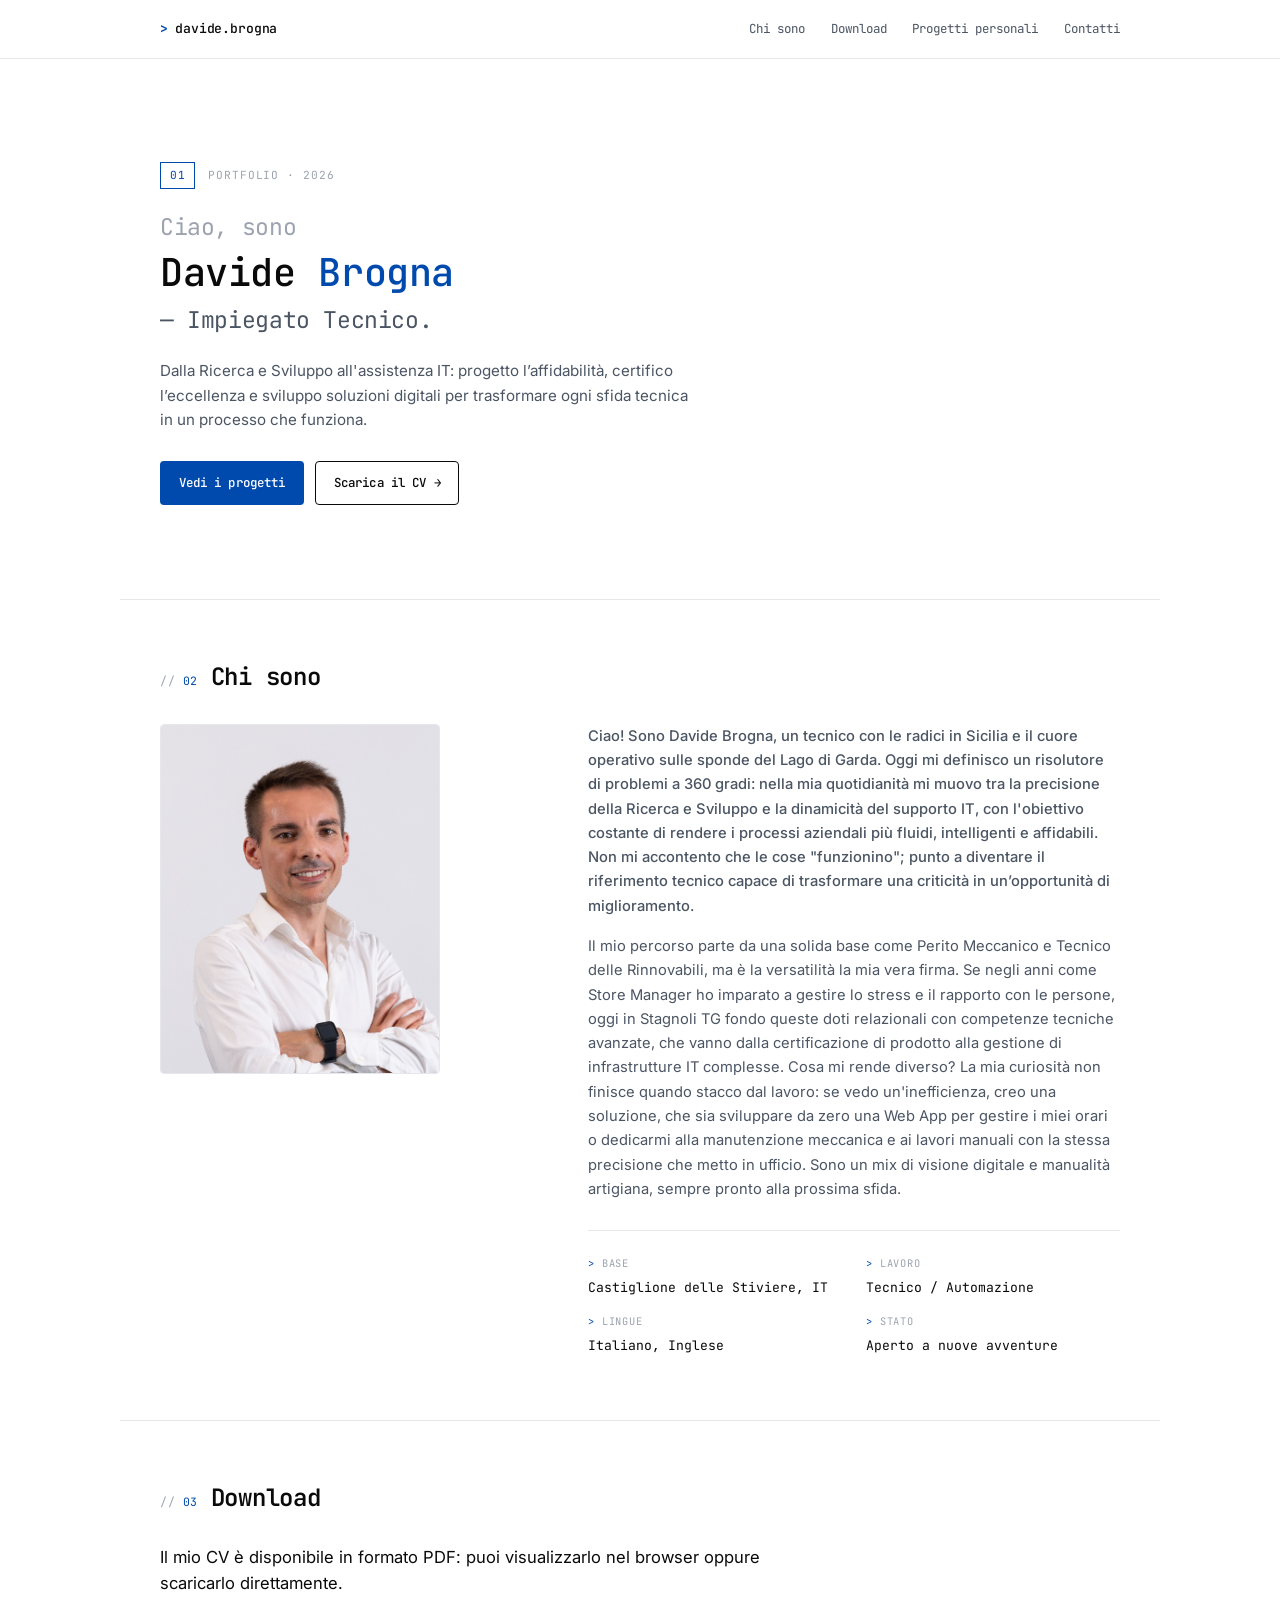
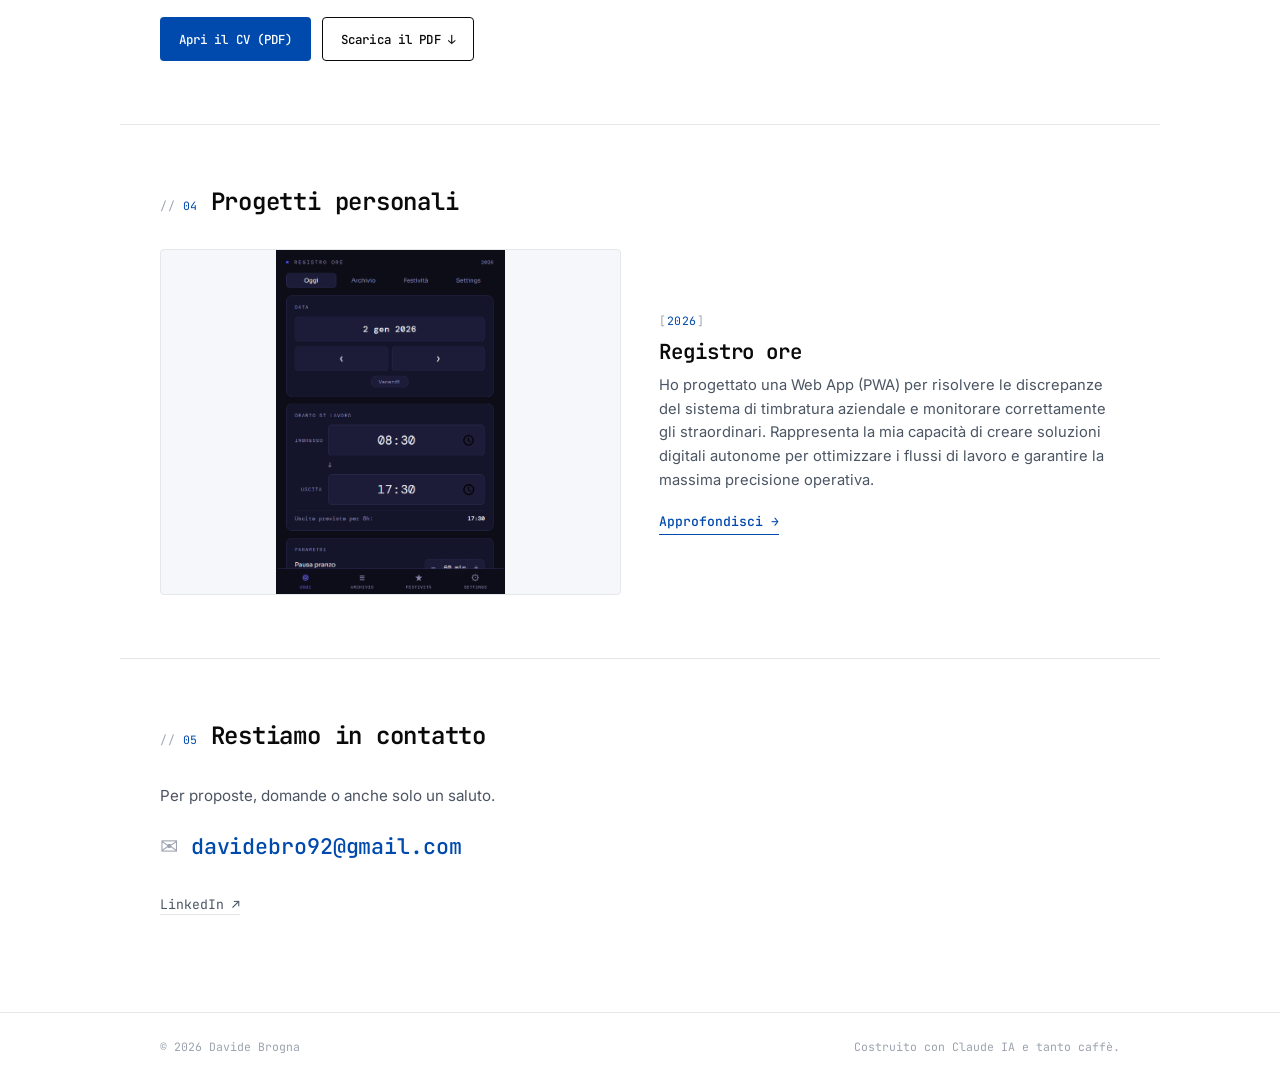
<file: index.html>
<!DOCTYPE html>
<html lang="it">
<head>
  <meta charset="UTF-8" />
  <meta name="viewport" content="width=device-width, initial-scale=1.0" />
  <title>Davide Brogna — Portfolio personale</title>
  <meta name="description" content="Sito personale di Davide Brogna. Progetti, curriculum e contatti." />

  <!-- Open Graph (anteprima quando condividi il link su social/messaggi) -->
  <meta property="og:title" content="Davide Brogna — Portfolio personale" />
  <meta property="og:description" content="Progetti, curriculum e contatti." />
  <meta property="og:type" content="website" />

  <!-- Favicon: sostituiscilo con il tuo dentro /assets/ -->
  <link rel="icon" href="assets/favicon.svg" type="image/svg+xml" />

  <!-- Font (Google Fonts): JetBrains Mono per il look "code" + Inter come neutro -->
  <link rel="preconnect" href="https://fonts.googleapis.com" />
  <link rel="preconnect" href="https://fonts.gstatic.com" crossorigin />
  <link
    href="https://fonts.googleapis.com/css2?family=JetBrains+Mono:wght@400;500;600;700&family=Inter:wght@400;500;600&display=swap"
    rel="stylesheet"
  />

  <link rel="stylesheet" href="style.css" />
</head>
<body>

  <!-- ====== NAVIGATION ====== -->
  <header class="nav">
    <div class="nav__inner">
      <a href="#top" class="nav__logo">
        <span class="nav__logo-mark">&gt;</span>
        <span class="nav__logo-text">davide.brogna</span>
      </a>

      <nav class="nav__links" aria-label="Navigazione principale">
        <a href="#about">Chi sono</a>
        <a href="#download">Download</a>
        <a href="#progetti">Progetti personali</a>
        <a href="#contatti">Contatti</a>
      </nav>

      <button class="nav__toggle" aria-label="Apri menu" aria-expanded="false">
        <span></span><span></span><span></span>
      </button>
    </div>
  </header>

  <!-- ====== HERO ====== -->
  <section id="top" class="hero">
    <div class="hero__meta">
      <span class="hero__index">01</span>
      <span class="hero__label">Portfolio · 2026</span>
    </div>

    <h1 class="hero__title">
      <span class="hero__line">Ciao, sono</span>
      <span class="hero__line hero__line--accent">Davide <em>Brogna</em></span>
      <span class="hero__line hero__line--small">— Impiegato Tecnico.</span>
    </h1>

    <p class="hero__intro">
      Dalla Ricerca e Sviluppo all'assistenza IT: progetto l’affidabilità, certifico l’eccellenza e sviluppo soluzioni digitali per trasformare ogni sfida tecnica in un processo che funziona.
    </p>

    <div class="hero__actions">
      <a href="#progetti" class="btn btn--primary">Vedi i progetti</a>
      <a href="#download" class="btn btn--ghost">Scarica il CV →</a>
    </div>

    <div class="hero__corner" aria-hidden="true">
      <div class="hero__corner-line"></div>
      <span class="hero__corner-text">scroll ↓</span>
    </div>
  </section>

  <!-- ====== ABOUT ====== -->
  <section id="about" class="section">
    <div class="section__head">
      <span class="section__num">02</span>
      <h2 class="section__title">Chi sono</h2>
    </div>

    <div class="about">
      <div class="about__photo">
        <!-- Sostituisci con la tua foto in /assets/images/ -->
        <img src="assets/images/profilo.jpg" alt="Foto di Davide Brogna" loading="lazy" />
      </div>

      <div class="about__text">
        <p class="about__lead">
          Ciao! Sono Davide Brogna, un tecnico con le radici in Sicilia e il cuore operativo sulle sponde del Lago di Garda. 
          Oggi mi definisco un risolutore di problemi a 360 gradi: nella mia quotidianità mi muovo tra la precisione della 
          Ricerca e Sviluppo e la dinamicità del supporto IT, con l'obiettivo costante di rendere i processi aziendali più 
          fluidi, intelligenti e affidabili. 
          Non mi accontento che le cose "funzionino"; punto a diventare il riferimento tecnico capace di trasformare una 
          criticità in un’opportunità di miglioramento.
        </p>
        <p>
          Il mio percorso parte da una solida base come Perito Meccanico e Tecnico delle Rinnovabili, ma è la versatilità la mia vera firma. 
          Se negli anni come Store Manager ho imparato a gestire lo stress e il rapporto con le persone, oggi in Stagnoli TG fondo queste doti 
          relazionali con competenze tecniche avanzate, che vanno dalla certificazione di prodotto alla gestione di infrastrutture IT complesse. 
          Cosa mi rende diverso? La mia curiosità non finisce quando stacco dal lavoro: se vedo un'inefficienza, creo una soluzione, che sia 
          sviluppare da zero una Web App per gestire i miei orari o dedicarmi alla manutenzione meccanica e ai lavori manuali con la stessa precisione che metto in ufficio. 
          Sono un mix di visione digitale e manualità artigiana, sempre pronto alla prossima sfida.
        </p>

        <ul class="about__facts">
          <li><span>Base</span> Castiglione delle Stiviere, IT</li>
          <li><span>Lavoro</span> Tecnico / Automazione</li>
          <li><span>Lingue</span> Italiano, Inglese</li>
          <li><span>Stato</span> Aperto a nuove avventure</li>
        </ul>
      </div>
    </div>
  </section>

  <!-- ====== DOWNLOAD ====== -->
  <section id="download" class="section section--cv">
    <div class="section__head">
      <span class="section__num">03</span>
      <h2 class="section__title">Download</h2>
    </div>

    <div class="cv">
      <p class="cv__text">
        Il mio CV è disponibile in formato PDF: puoi visualizzarlo nel browser
        oppure scaricarlo direttamente.
      </p>
      <div class="cv__actions">
        <!-- Il file PDF va in /assets/file/cv.pdf
             (la cartella "file" può ospitare anche altri documenti che vuoi linkare) -->
        <a href="assets/file/cv.pdf" class="btn btn--primary" target="_blank" rel="noopener">
          Apri il CV (PDF)
        </a>
        <a href="assets/file/cv.pdf" class="btn btn--ghost" download>
          Scarica il PDF ↓
        </a>
      </div>
    </div>
  </section>

  <!-- ====== PROGETTI PERSONALI ====== -->
  <section id="progetti" class="section">
    <div class="section__head">
      <span class="section__num">04</span>
      <h2 class="section__title">Progetti personali</h2>
    </div>

    <div class="projects">

      <article class="project">
        <div class="project__image">
          <img src="assets/images/progetto-1.jpg" alt="Progetto uno" loading="lazy" />
        </div>
        <div class="project__body">
          <span class="project__year">2026</span>
          <h3 class="project__title">Registro ore</h3>
          <p class="project__desc">
            Ho progettato una Web App (PWA) per risolvere le discrepanze del sistema di timbratura aziendale e 
            monitorare correttamente gli straordinari. Rappresenta la mia capacità di creare soluzioni digitali 
            autonome per ottimizzare i flussi di lavoro e garantire la massima precisione operativa.
          </p>
          <a href="progetti/registro-ore.html" class="project__link">Approfondisci →</a>
        </div>
      </article>

      <!-- Duplica il blocco <article class="project">…</article> qui sopra
           per aggiungere altri progetti. Per alternarli con immagine a destra
           usa la classe "project project--reverse". -->

    </div>
  </section>

  <!-- ====== VIDEO (sezione disattivata) ======
       Sezione nascosta. Se vuoi riattivarla, rimuovi i tag di commento
       attorno al blocco. Se invece vuoi solo embeddare un singolo video
       dentro "Chi sono" o "Progetti personali", copia il blocco
       <div class="video__frame">...</div> e incollalo dove ti serve.

  <section id="video" class="section">
    <div class="section__head">
      <span class="section__num">04</span>
      <h2 class="section__title">Video</h2>
    </div>

    <p class="section__intro">
      Una raccolta di video pescati direttamente dal mio canale YouTube.
    </p>

    <div class="videos">

      COME EMBEDDARE UN VIDEO YOUTUBE:
      1. Vai sul video su YouTube
      2. Copia l'ID dall'URL (la parte dopo "v="):
         https://www.youtube.com/watch?v=XXXXXXXXXXX  <-- l'ID è XXXXXXXXXXX
      3. Sostituisci VIDEO_ID_QUI nell'attributo src qui sotto

      <figure class="video">
        <div class="video__frame">
          <iframe
            src="https://www.youtube.com/embed/VIDEO_ID_QUI_1"
            title="Titolo video 1"
            frameborder="0"
            allow="accelerometer; autoplay; clipboard-write; encrypted-media; gyroscope; picture-in-picture; web-share"
            referrerpolicy="strict-origin-when-cross-origin"
            allowfullscreen
            loading="lazy"
          ></iframe>
        </div>
        <figcaption>
          <h3>Titolo del primo video</h3>
          <p>Una riga di contesto: di cosa parla, dove è stato girato, perché lo metti qui.</p>
        </figcaption>
      </figure>

      <figure class="video">
        <div class="video__frame">
          <iframe
            src="https://www.youtube.com/embed/VIDEO_ID_QUI_2"
            title="Titolo video 2"
            frameborder="0"
            allow="accelerometer; autoplay; clipboard-write; encrypted-media; gyroscope; picture-in-picture; web-share"
            referrerpolicy="strict-origin-when-cross-origin"
            allowfullscreen
            loading="lazy"
          ></iframe>
        </div>
        <figcaption>
          <h3>Titolo del secondo video</h3>
          <p>Altra breve descrizione del video.</p>
        </figcaption>
      </figure>

    </div>
  </section>
  ====== /VIDEO ====== -->

  <!-- ====== CONTATTI ====== -->
  <section id="contatti" class="section section--contact">
    <div class="section__head">
      <span class="section__num">05</span>
      <h2 class="section__title">Restiamo in contatto</h2>
    </div>

    <p class="contact__lead">
      Per proposte, domande o anche solo un saluto.
    </p>

    <a href="mailto:davidebro92@gmail.com" class="contact__email">
      davidebro92@gmail.com
    </a>

    <ul class="contact__socials">
      <li><a href="https://linkedin.com/in/davide92" target="_blank" rel="noopener">LinkedIn ↗</a></li>
    </ul>
  </section>

  <!-- ====== FOOTER ====== -->
  <footer class="footer">
    <div class="footer__inner">
      <span>© <span id="year"></span> Davide Brogna</span>
      <span>Costruito con Claude IA e tanto caffè.</span>
    </div>
  </footer>

  <script src="script.js"></script>
</body>
</html>
</file>
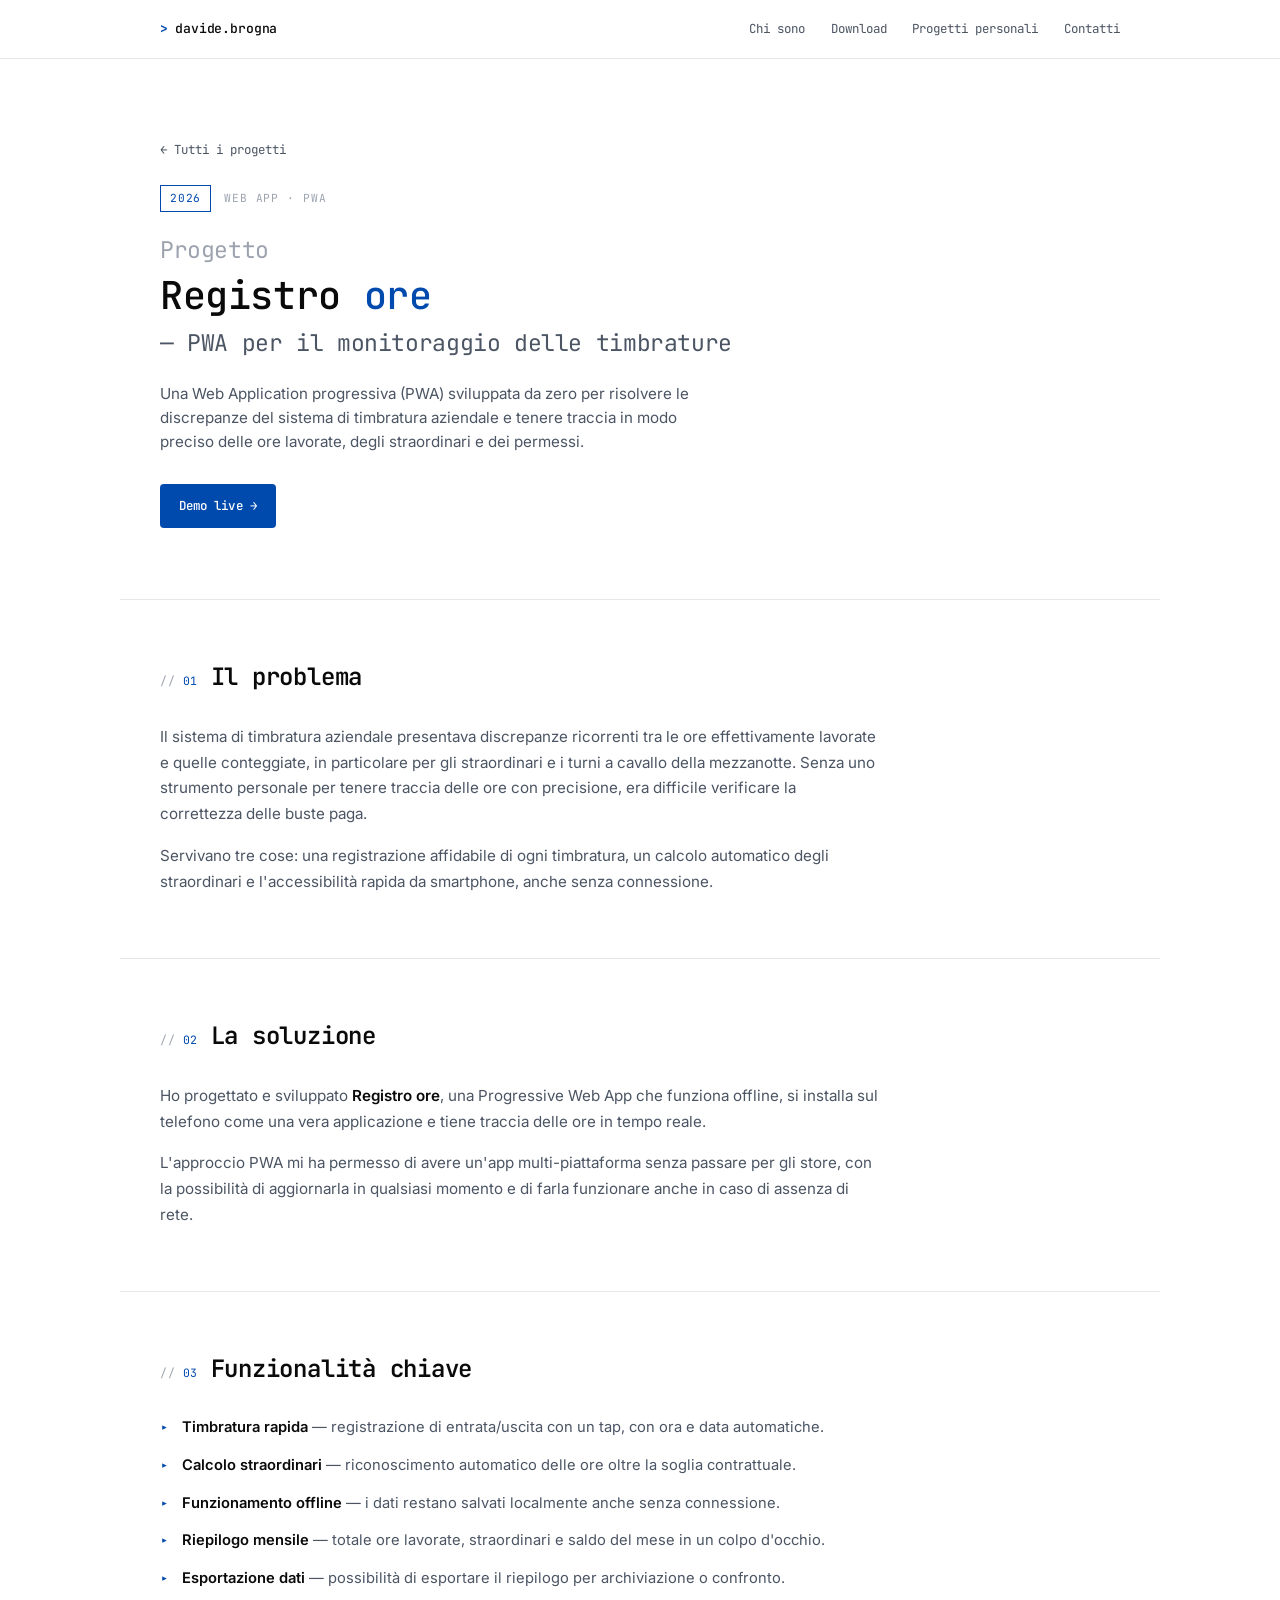
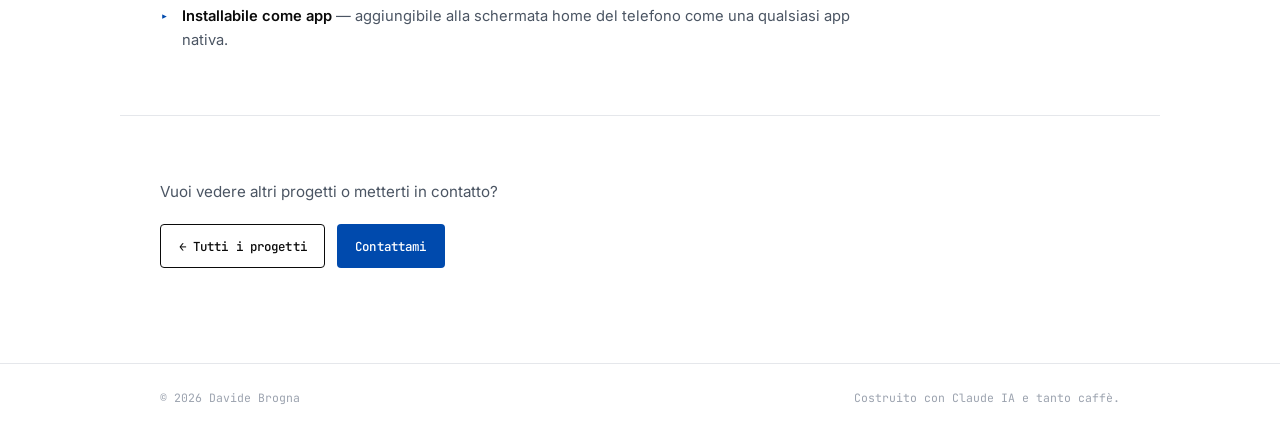
<file: progetti/registro-ore.html>
<!DOCTYPE html>
<html lang="it">
<head>
  <meta charset="UTF-8" />
  <meta name="viewport" content="width=device-width, initial-scale=1.0" />
  <title>Registro ore — Davide Brogna</title>
  <meta name="description" content="Web App PWA per la gestione e il monitoraggio delle ore di lavoro." />

  <!-- Open Graph -->
  <meta property="og:title" content="Registro ore — Progetto di Davide Brogna" />
  <meta property="og:description" content="Web App PWA per la gestione e il monitoraggio delle ore di lavoro." />
  <meta property="og:type" content="article" />

  <!-- Favicon: i percorsi sono relativi alla root del sito, quindi serve "../" -->
  <link rel="icon" href="../assets/favicon.svg" type="image/svg+xml" />

  <!-- Font (Google Fonts) -->
  <link rel="preconnect" href="https://fonts.googleapis.com" />
  <link rel="preconnect" href="https://fonts.gstatic.com" crossorigin />
  <link
    href="https://fonts.googleapis.com/css2?family=JetBrains+Mono:wght@400;500;600;700&family=Inter:wght@400;500;600&display=swap"
    rel="stylesheet"
  />

  <!-- CSS condiviso con la home (fa il join sul .. perché siamo in una sottocartella) -->
  <link rel="stylesheet" href="../style.css" />
</head>
<body>

  <!-- ====== NAVIGATION ====== -->
  <header class="nav">
    <div class="nav__inner">
      <!-- Tutti i link puntano alla home con ancora, perché siamo in una sottocartella -->
      <a href="../index.html" class="nav__logo">
        <span class="nav__logo-mark">&gt;</span>
        <span class="nav__logo-text">davide.brogna</span>
      </a>

      <nav class="nav__links" aria-label="Navigazione principale">
        <a href="../index.html#about">Chi sono</a>
        <a href="../index.html#download">Download</a>
        <a href="../index.html#progetti">Progetti personali</a>
        <a href="../index.html#contatti">Contatti</a>
      </nav>

      <button class="nav__toggle" aria-label="Apri menu" aria-expanded="false">
        <span></span><span></span><span></span>
      </button>
    </div>
  </header>

  <!-- ====== HERO PROGETTO ====== -->
  <section id="top" class="hero">
    <a href="../index.html#progetti" class="back-link">← Tutti i progetti</a>

    <div class="hero__meta">
      <span class="hero__index">2026</span>
      <span class="hero__label">Web App · PWA</span>
    </div>

    <h1 class="hero__title">
      <span class="hero__line">Progetto</span>
      <span class="hero__line hero__line--accent">Registro <em>ore</em></span>
      <span class="hero__line hero__line--small">— PWA per il monitoraggio delle timbrature</span>
    </h1>

    <p class="hero__intro">
      Una Web Application progressiva (PWA) sviluppata da zero per risolvere le
      discrepanze del sistema di timbratura aziendale e tenere traccia in modo
      preciso delle ore lavorate, degli straordinari e dei permessi.
    </p>

    <div class="hero__actions">
      <a href="https://davide-92.github.io/registro-ore/" class="btn btn--primary" target="_blank" rel="noopener">Demo live →</a>
    </div>
  </section>

  <!-- ====== IL PROBLEMA ====== -->
  <section class="section">
    <div class="section__head">
      <span class="section__num">01</span>
      <h2 class="section__title">Il problema</h2>
    </div>

    <div class="prose">
      <p>
        Il sistema di timbratura aziendale presentava discrepanze ricorrenti tra
        le ore effettivamente lavorate e quelle conteggiate, in particolare per
        gli straordinari e i turni a cavallo della mezzanotte. Senza uno strumento
        personale per tenere traccia delle ore con precisione, era difficile
        verificare la correttezza delle buste paga.
      </p>
      <p>
        Servivano tre cose: una registrazione affidabile di ogni timbratura,
        un calcolo automatico degli straordinari e l'accessibilità rapida da
        smartphone, anche senza connessione.
      </p>
    </div>
  </section>

  <!-- ====== LA SOLUZIONE ====== -->
  <section class="section">
    <div class="section__head">
      <span class="section__num">02</span>
      <h2 class="section__title">La soluzione</h2>
    </div>

    <div class="prose">
      <p>
        Ho progettato e sviluppato <strong>Registro ore</strong>, una Progressive
        Web App che funziona offline, si installa sul telefono come una vera
        applicazione e tiene traccia delle ore in tempo reale.
      </p>
      <p>
        L'approccio PWA mi ha permesso di avere un'app multi-piattaforma senza
        passare per gli store, con la possibilità di aggiornarla in qualsiasi
        momento e di farla funzionare anche in caso di assenza di rete.
      </p>
    </div>
  </section>

  <!-- ====== FUNZIONALITÀ ====== -->
  <section class="section">
    <div class="section__head">
      <span class="section__num">03</span>
      <h2 class="section__title">Funzionalità chiave</h2>
    </div>

    <ul class="feature-list">
      <li><strong>Timbratura rapida</strong> — registrazione di entrata/uscita con un tap, con ora e data automatiche.</li>
      <li><strong>Calcolo straordinari</strong> — riconoscimento automatico delle ore oltre la soglia contrattuale.</li>
      <li><strong>Funzionamento offline</strong> — i dati restano salvati localmente anche senza connessione.</li>
      <li><strong>Riepilogo mensile</strong> — totale ore lavorate, straordinari e saldo del mese in un colpo d'occhio.</li>
      <li><strong>Esportazione dati</strong> — possibilità di esportare il riepilogo per archiviazione o confronto.</li>
      <li><strong>Installabile come app</strong> — aggiungibile alla schermata home del telefono come una qualsiasi app nativa.</li>
    </ul>
  </section>

  <!-- ====== SCREENSHOT (opzionale) ====== -->
  <!-- Quando avrai degli screenshot, mettili in /assets/images/ e attiva
       la sezione qui sotto rimuovendo i tag di commento.

  <section class="section">
    <div class="section__head">
      <span class="section__num">04</span>
      <h2 class="section__title">Screenshot</h2>
    </div>

    <div class="screenshots">
      <img src="../assets/images/registro-ore-1.jpg" alt="Schermata principale" loading="lazy" />
      <img src="../assets/images/registro-ore-2.jpg" alt="Riepilogo mensile" loading="lazy" />
    </div>
  </section>
  -->

  <!-- ====== CTA RITORNO ====== -->
  <section class="section section--contact">
    <p class="contact__lead">
      Vuoi vedere altri progetti o metterti in contatto?
    </p>
    <div class="hero__actions">
      <a href="../index.html#progetti" class="btn btn--ghost">← Tutti i progetti</a>
      <a href="../index.html#contatti" class="btn btn--primary">Contattami</a>
    </div>
  </section>

  <!-- ====== FOOTER ====== -->
  <footer class="footer">
    <div class="footer__inner">
      <span>© <span id="year"></span> Davide Brogna</span>
      <span>Costruito con Claude IA e tanto caffè.</span>
    </div>
  </footer>

  <script src="../script.js"></script>
</body>
</html>
</file>
<file: style.css>
/* ============================================================
   PORTFOLIO PERSONALE — STYLE.CSS
   Estetica: terminale/code, bianco + blu (#004aad), tipografia
   monospace ovunque, neutra (Inter) per i paragrafi più lunghi.
   ============================================================ */

:root {
  /* Colori — bianco + blu */
  --bg:           #ffffff;
  --bg-soft:      #f5f7fa;
  --ink:          #0a0a0a;
  --ink-soft:     #4b5563;
  --muted:        #9ca3af;
  --line:         #e5e7eb;
  --accent:       #004aad;
  --accent-hover: #003a8c;
  --accent-soft:  #e6edf7;

  /* Tipografia */
  --font-mono: 'JetBrains Mono', ui-monospace, 'SF Mono', Menlo, Consolas, monospace;
  --font-sans: 'Inter', system-ui, -apple-system, BlinkMacSystemFont, sans-serif;

  /* Misure */
  --maxw: 1040px;
  --pad:  clamp(1.25rem, 4vw, 2.5rem);
}

/* ===== RESET ===== */
*, *::before, *::after { box-sizing: border-box; }
* { margin: 0; padding: 0; }

html {
  scroll-behavior: smooth;
  overflow-x: hidden;
}

body {
  font-family: var(--font-mono);
  font-weight: 400;
  font-size: 14px;
  line-height: 1.7;
  color: var(--ink);
  background: var(--bg);
  -webkit-font-smoothing: antialiased;
  text-rendering: optimizeLegibility;
  overflow-x: hidden;
  width: 100%;
}

img { max-width: 100%; height: auto; display: block; }
a   { color: inherit; text-decoration: none; }
button { font-family: inherit; cursor: pointer; border: none; background: none; }
ul  { list-style: none; }

::selection { background: var(--accent); color: var(--bg); }

/* ===== NAVIGATION ===== */
.nav {
  position: sticky;
  top: 0;
  z-index: 100;
  background: rgba(255, 255, 255, 0.94);
  backdrop-filter: blur(10px);
  border-bottom: 1px solid var(--line);
}
.nav__inner {
  max-width: var(--maxw);
  margin: 0 auto;
  padding: 0.85rem var(--pad);
  display: flex;
  justify-content: space-between;
  align-items: center;
  gap: 2rem;
}
.nav__logo {
  display: flex;
  align-items: center;
  gap: 0.45rem;
  font-size: 0.82rem;
  font-weight: 500;
  letter-spacing: -0.01em;
}
.nav__logo-mark {
  color: var(--accent);
  font-weight: 700;
}

.nav__links {
  display: flex;
  gap: 1.6rem;
  font-size: 0.78rem;
}
.nav__links a {
  position: relative;
  padding: 0.3rem 0;
  color: var(--ink-soft);
  transition: color 0.2s;
}
.nav__links a:hover { color: var(--accent); }
.nav__links a::after {
  content: '';
  position: absolute;
  left: 0; bottom: 0;
  width: 0; height: 1px;
  background: var(--accent);
  transition: width 0.25s ease;
}
.nav__links a:hover::after { width: 100%; }

.nav__toggle {
  display: none;
  flex-direction: column;
  gap: 5px;
  padding: 0.5rem;
}
.nav__toggle span {
  width: 22px; height: 1.5px;
  background: var(--ink);
  transition: 0.3s;
}

/* ===== HERO ===== */
.hero {
  max-width: var(--maxw);
  margin: 0 auto;
  padding: clamp(3rem, 8vh, 5rem) var(--pad) clamp(3rem, 7vh, 4.5rem);
  position: relative;
  min-height: 60vh;
  display: flex;
  flex-direction: column;
  justify-content: center;
}

.hero__meta {
  display: flex;
  gap: 0.8rem;
  align-items: center;
  font-size: 0.7rem;
  color: var(--muted);
  text-transform: uppercase;
  letter-spacing: 0.08em;
  margin-bottom: 1.5rem;
  opacity: 0;
  animation: fadeUp 0.7s 0.1s ease forwards;
}
.hero__index {
  padding: 0.2rem 0.55rem;
  border: 1px solid var(--accent);
  color: var(--accent);
}

.hero__title {
  font-family: var(--font-mono);
  font-weight: 500;
  font-size: clamp(1.5rem, 3.5vw, 2.4rem);
  line-height: 1.25;
  letter-spacing: -0.01em;
  margin-bottom: 1.5rem;
}
.hero__line {
  display: block;
  opacity: 0;
  animation: fadeUp 0.7s ease forwards;
}
.hero__line:nth-child(1) {
  animation-delay: 0.18s;
  font-size: 0.6em;
  color: var(--muted);
  font-weight: 400;
  margin-bottom: 0.3em;
}
.hero__line:nth-child(2) { animation-delay: 0.3s; }
.hero__line:nth-child(3) {
  animation-delay: 0.42s;
  font-size: 0.6em;
  color: var(--ink-soft);
  font-weight: 400;
  margin-top: 0.4em;
}
.hero__line--accent em {
  font-style: normal;
  color: var(--accent);
}

.hero__intro {
  font-family: var(--font-sans);
  max-width: 540px;
  font-size: 0.95rem;
  line-height: 1.6;
  color: var(--ink-soft);
  margin-bottom: 1.8rem;
  opacity: 0;
  animation: fadeUp 0.7s 0.55s ease forwards;
}

.hero__actions {
  display: flex;
  gap: 0.7rem;
  flex-wrap: wrap;
  opacity: 0;
  animation: fadeUp 0.7s 0.7s ease forwards;
}

.hero__corner { display: none; } /* rimosso in versione code */

/* ===== BOTTONI ===== */
.btn {
  display: inline-flex;
  align-items: center;
  gap: 0.4rem;
  padding: 0.65rem 1.1rem;
  font-family: var(--font-mono);
  font-size: 0.78rem;
  font-weight: 500;
  border-radius: 4px;
  transition: all 0.2s ease;
  border: 1px solid transparent;
  letter-spacing: 0.01em;
}
.btn--primary {
  background: var(--accent);
  color: var(--bg);
}
.btn--primary:hover {
  background: var(--accent-hover);
  transform: translateY(-1px);
}
.btn--ghost {
  border-color: var(--ink);
  color: var(--ink);
}
.btn--ghost:hover {
  background: var(--ink);
  color: var(--bg);
  transform: translateY(-1px);
}

/* ===== SEZIONI GENERICHE ===== */
.section {
  max-width: var(--maxw);
  margin: 0 auto;
  padding: clamp(3rem, 7vh, 4.5rem) var(--pad);
  border-top: 1px solid var(--line);
}

.section__head {
  display: flex;
  align-items: baseline;
  gap: 0.8rem;
  margin-bottom: 2rem;
}
.section__num {
  font-size: 0.72rem;
  color: var(--accent);
  letter-spacing: 0.05em;
}
.section__num::before { content: '// '; color: var(--muted); }

.section__title {
  font-family: var(--font-mono);
  font-weight: 600;
  font-size: clamp(1.15rem, 2vw, 1.5rem);
  letter-spacing: -0.01em;
  line-height: 1.2;
}
.section__intro {
  font-family: var(--font-sans);
  max-width: 580px;
  color: var(--ink-soft);
  font-size: 0.92rem;
  line-height: 1.6;
  margin-bottom: 2rem;
  margin-top: -1rem;
}

/* ===== ABOUT ===== */
.about {
  display: grid;
  grid-template-columns: 1fr 1.4fr;
  gap: clamp(1.5rem, 4vw, 3rem);
  align-items: start;
}
.about__photo {
  position: relative;
  aspect-ratio: 4 / 5;
  overflow: hidden;
  border-radius: 4px;
  background: var(--bg-soft);
  border: 1px solid var(--line);
  max-width: 280px;
}
.about__photo::after {
  content: '';
  position: absolute;
  top: 8px; left: 8px;
  width: 100%; height: 100%;
  border: 1px solid var(--accent);
  border-radius: 4px;
  z-index: -1;
}
.about__photo img {
  width: 100%; height: 100%;
  object-fit: cover;
  transition: transform 0.5s ease;
}
.about__photo:hover img { transform: scale(1.03); }

.about__lead {
  font-family: var(--font-sans);
  font-weight: 500;
  font-size: clamp(1rem, 1.4vw, 1.15rem);
  line-height: 1.5;
  color: var(--ink);
  margin-bottom: 1rem;
}
.about__text p {
  font-family: var(--font-sans);
  font-size: 0.92rem;
  line-height: 1.65;
  margin-bottom: 1rem;
  color: var(--ink-soft);
}

.about__facts {
  display: grid;
  grid-template-columns: repeat(2, 1fr);
  gap: 0.9rem 1.5rem;
  margin-top: 1.8rem;
  padding-top: 1.5rem;
  border-top: 1px solid var(--line);
  font-size: 0.82rem;
}
.about__facts li span {
  display: block;
  font-size: 0.65rem;
  color: var(--muted);
  text-transform: uppercase;
  letter-spacing: 0.08em;
  margin-bottom: 0.25rem;
}
.about__facts li span::before { content: '> '; color: var(--accent); }

/* ===== PROGETTI ===== */
.projects {
  display: flex;
  flex-direction: column;
  gap: clamp(2rem, 5vw, 3.5rem);
}
.project {
  display: grid;
  grid-template-columns: 1fr 1fr;
  gap: clamp(1.2rem, 3vw, 2.5rem);
  align-items: center;
}
.project--reverse .project__image { order: 2; }

.project__image {
  aspect-ratio: 4 / 3;
  overflow: hidden;
  border-radius: 4px;
  background: var(--bg-soft);
  border: 1px solid var(--line);
  /* Centra l'immagine se è più piccola del contenitore */
  display: flex;
  align-items: center;
  justify-content: center;
}
.project__image img {
  width: 100%;
  height: 100%;
  /* "contain" mostra l'immagine per intero senza tagliarla.
     Cambia in "cover" se vuoi che riempia tutto il box croppando i bordi. */
  object-fit: contain;
  transition: transform 0.5s ease;
}
.project:hover .project__image img { transform: scale(1.03); }

.project__year {
  display: inline-block;
  font-size: 0.72rem;
  color: var(--accent);
  letter-spacing: 0.05em;
  margin-bottom: 0.5rem;
}
.project__year::before { content: '['; color: var(--muted); }
.project__year::after  { content: ']'; color: var(--muted); }

.project__title {
  font-family: var(--font-mono);
  font-weight: 600;
  font-size: clamp(1.05rem, 1.7vw, 1.3rem);
  line-height: 1.25;
  letter-spacing: -0.005em;
  margin-bottom: 0.6rem;
}
.project__desc {
  font-family: var(--font-sans);
  color: var(--ink-soft);
  font-size: 0.92rem;
  line-height: 1.6;
  margin-bottom: 1.1rem;
  max-width: 480px;
}
.project__link {
  display: inline-block;
  font-size: 0.82rem;
  font-weight: 500;
  color: var(--accent);
  border-bottom: 1px solid currentColor;
  padding-bottom: 1px;
  transition: opacity 0.2s;
}
.project__link:hover { opacity: 0.7; }

/* ===== VIDEO (se riattivata) ===== */
.videos {
  display: grid;
  grid-template-columns: repeat(auto-fit, minmax(360px, 1fr));
  gap: clamp(1.5rem, 3vw, 2.2rem);
}
.video__frame {
  position: relative;
  aspect-ratio: 16 / 9;
  overflow: hidden;
  border-radius: 4px;
  background: #000;
  border: 1px solid var(--line);
}
.video__frame iframe {
  position: absolute; inset: 0;
  width: 100%; height: 100%;
  border: 0;
}
.video figcaption { padding-top: 0.9rem; }
.video figcaption h3 {
  font-family: var(--font-mono);
  font-weight: 600;
  font-size: 1rem;
  margin-bottom: 0.3rem;
}
.video figcaption p {
  font-family: var(--font-sans);
  color: var(--ink-soft);
  font-size: 0.88rem;
}

/* ===== DOWNLOAD (ex CV) ===== */
.section--cv .cv {
  display: flex;
  flex-direction: column;
  align-items: flex-start;
  gap: 1.3rem;
  max-width: 600px;
}
.cv__text {
  font-family: var(--font-sans);
  font-weight: 400;
  font-size: clamp(0.95rem, 1.3vw, 1.05rem);
  line-height: 1.55;
  color: var(--ink);
}
.cv__actions {
  display: flex; gap: 0.7rem; flex-wrap: wrap;
}

/* ===== CONTATTI ===== */
.contact__lead {
  font-family: var(--font-sans);
  font-size: 0.95rem;
  color: var(--ink-soft);
  margin-bottom: 1.2rem;
  max-width: 500px;
}
.contact__email {
  display: inline-block;
  font-family: var(--font-mono);
  font-weight: 500;
  font-size: clamp(1rem, 1.8vw, 1.35rem);
  letter-spacing: -0.005em;
  color: var(--accent);
  border-bottom: 1px solid transparent;
  transition: border-color 0.2s;
  margin-bottom: 1.8rem;
  word-break: break-all;
}
.contact__email::before { content: '✉ '; color: var(--muted); }
.contact__email:hover { border-bottom-color: var(--accent); }

.contact__socials {
  display: flex;
  flex-wrap: wrap;
  gap: 1rem;
  font-size: 0.82rem;
}
.contact__socials a {
  color: var(--ink-soft);
  border-bottom: 1px solid var(--line);
  padding-bottom: 1px;
  transition: color 0.2s, border-color 0.2s;
}
.contact__socials a:hover {
  color: var(--accent);
  border-color: var(--accent);
}

/* ===== FOOTER ===== */
.footer {
  border-top: 1px solid var(--line);
  margin-top: 2rem;
}
.footer__inner {
  max-width: var(--maxw);
  margin: 0 auto;
  padding: 1.5rem var(--pad);
  display: flex;
  justify-content: space-between;
  flex-wrap: wrap;
  gap: 0.6rem;
  font-size: 0.72rem;
  color: var(--muted);
}

/* ===== ANIMAZIONI ===== */
@keyframes fadeUp {
  from { opacity: 0; transform: translateY(12px); }
  to   { opacity: 1; transform: translateY(0); }
}

/* ===== PAGINA PROGETTO (sotto-pagina) ===== */
.back-link {
  display: inline-flex;
  align-items: center;
  gap: 0.4rem;
  font-size: 0.78rem;
  color: var(--ink-soft);
  margin-bottom: 1.5rem;
  transition: color 0.2s, transform 0.2s;
  align-self: flex-start;
}
.back-link:hover {
  color: var(--accent);
  transform: translateX(-2px);
}

.prose {
  max-width: 720px;
}
.prose p {
  font-family: var(--font-sans);
  font-size: 0.95rem;
  line-height: 1.7;
  color: var(--ink-soft);
  margin-bottom: 1rem;
}
.prose p:last-child { margin-bottom: 0; }
.prose strong { color: var(--ink); font-weight: 600; }

.feature-list {
  display: grid;
  gap: 0.9rem;
  max-width: 720px;
}
.feature-list li {
  font-family: var(--font-sans);
  font-size: 0.92rem;
  line-height: 1.6;
  color: var(--ink-soft);
  padding-left: 1.4rem;
  position: relative;
}
.feature-list li::before {
  content: '▸';
  position: absolute;
  left: 0;
  top: 0;
  color: var(--accent);
  font-family: var(--font-mono);
}
.feature-list strong { color: var(--ink); font-weight: 600; }

.screenshots {
  display: grid;
  grid-template-columns: repeat(auto-fit, minmax(300px, 1fr));
  gap: 1.5rem;
}
.screenshots img {
  width: 100%;
  border-radius: 4px;
  border: 1px solid var(--line);
  background: var(--bg-soft);
}

/* ===== RESPONSIVE ===== */
@media (max-width: 820px) {
  .nav__links {
    position: fixed;
    top: 0; right: 0;
    height: 100vh;
    width: min(75vw, 300px);
    flex-direction: column;
    justify-content: center;
    align-items: flex-start;
    padding: 2rem;
    gap: 1.5rem;
    background: var(--bg);
    border-left: 1px solid var(--line);
    transform: translateX(100%);
    visibility: hidden;
    transition: transform 0.35s ease, visibility 0.35s;
    font-size: 1rem;
  }
  .nav__links.is-open {
    transform: translateX(0);
    visibility: visible;
  }
  .nav__toggle { display: flex; z-index: 110; }
  .nav__toggle.is-open span:nth-child(1) { transform: rotate(45deg) translate(4px, 5px); }
  .nav__toggle.is-open span:nth-child(2) { opacity: 0; }
  .nav__toggle.is-open span:nth-child(3) { transform: rotate(-45deg) translate(4px, -5px); }

  .about { grid-template-columns: 1fr; }
  .about__photo { max-width: 260px; }

  .project { grid-template-columns: 1fr; gap: 1.2rem; }
  .project--reverse .project__image { order: 0; }

  .videos { grid-template-columns: 1fr; }
}
</file>
